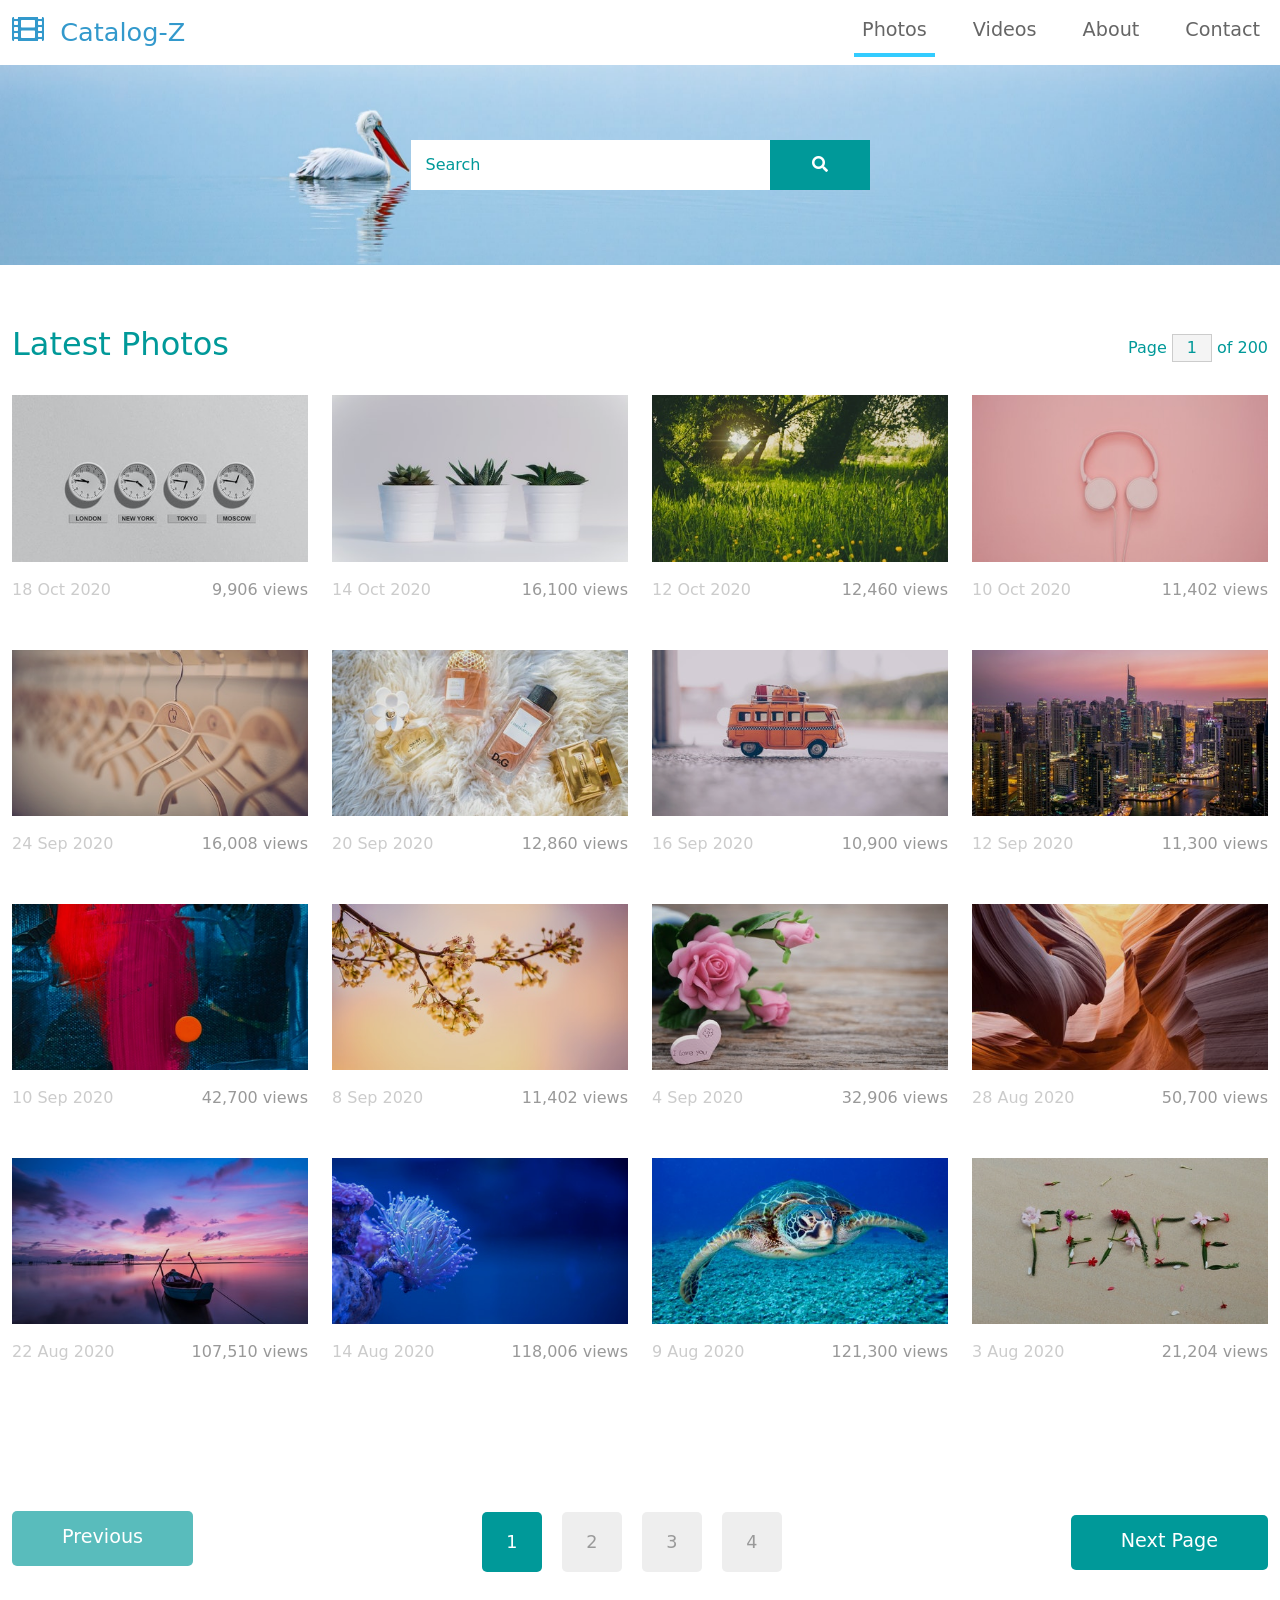
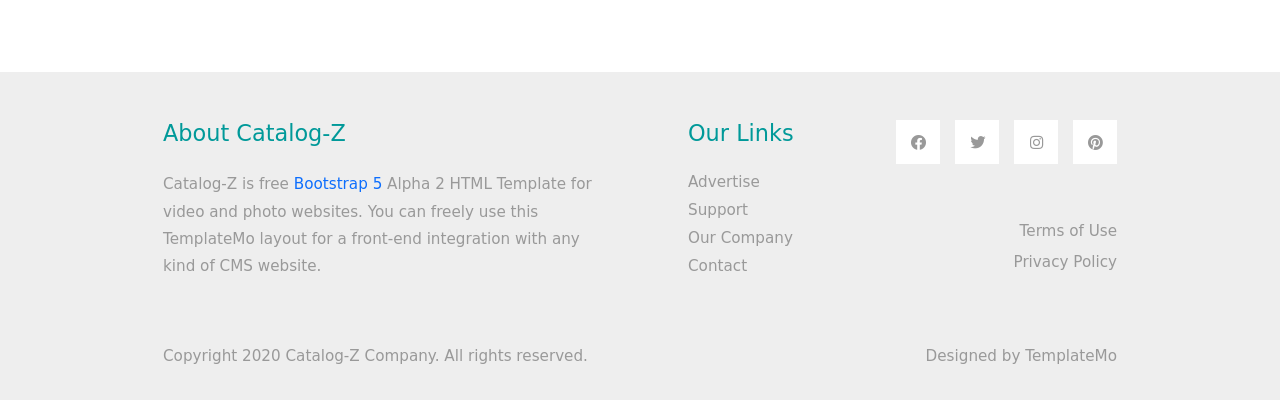
<file: index.html>
<!DOCTYPE html>
<html lang="en">

<head>
    <meta charset="UTF-8">
    <meta name="viewport" content="width=device-width, initial-scale=1.0">

    <meta name="facebook-domain-verification" content="977vl7b6ad50ufizcumu26fjg2fenw" />

    <title>Catalog-Z</title>

    <link rel="stylesheet" href="css/bootstrap.min.css">
    <link rel="stylesheet" href="fontawesome/css/all.min.css">
    <link rel="stylesheet" href="css/templatemo-style.css">
</head>

<body>
    <!-- Page Loader -->
    <div id="loader-wrapper">
        <div id="loader"></div>

        <div class="loader-section section-left"></div>
        <div class="loader-section section-right"></div>

    </div>
    <nav class="navbar navbar-expand-lg">
        <div class="container-fluid">
            <a class="navbar-brand" href="#">
                <i class="fas fa-film mr-2"></i> Catalog-Z
            </a>
            <button class="navbar-toggler" type="button" data-toggle="collapse" data-target="#navbarSupportedContent" aria-controls="navbarSupportedContent" aria-expanded="false" aria-label="Toggle navigation">
                <i class="fas fa-bars"></i>
            </button>
            <div class="collapse navbar-collapse" id="navbarSupportedContent">
                <ul class="navbar-nav ml-auto mb-2 mb-lg-0">
                    <li class="nav-item">
                        <a class="nav-link nav-link-1 active" aria-current="page" href="index.html">Photos</a>
                    </li>
                    <li class="nav-item">
                        <a class="nav-link nav-link-2" href="videos.html">Videos</a>
                    </li>
                    <li class="nav-item">
                        <a class="nav-link nav-link-3" href="about.html">About</a>
                    </li>
                    <li class="nav-item">
                        <a class="nav-link nav-link-4" href="contact.html">Contact</a>
                    </li>
                </ul>
            </div>
        </div>
    </nav>

    <div class="tm-hero d-flex justify-content-center align-items-center" data-parallax="scroll" data-image-src="img/hero.jpg">
        <form class="d-flex tm-search-form">
            <input class="form-control tm-search-input" type="search" placeholder="Search" aria-label="Search">
            <button class="btn btn-outline-success tm-search-btn" type="submit">
                <i class="fas fa-search"></i>
            </button>
        </form>
    </div>

    <div class="container-fluid tm-container-content tm-mt-60">
        <div class="row mb-4">
            <h2 class="col-6 tm-text-primary">
                Latest Photos
            </h2>
            <div class="col-6 d-flex justify-content-end align-items-center">
                <form action="" class="tm-text-primary">
                    Page <input type="text" value="1" size="1" class="tm-input-paging tm-text-primary"> of 200
                </form>
            </div>
        </div>
        <div class="row tm-mb-90 tm-gallery">
            <div class="col-xl-3 col-lg-4 col-md-6 col-sm-6 col-12 mb-5">
                <figure class="effect-ming tm-video-item">
                    <img src="img/img-03.jpg" alt="Image" class="img-fluid">
                    <figcaption class="d-flex align-items-center justify-content-center">
                        <h2>Clocks</h2>
                        <a href="photo-detail.html">View more</a>
                    </figcaption>
                </figure>
                <div class="d-flex justify-content-between tm-text-gray">
                    <span class="tm-text-gray-light">18 Oct 2020</span>
                    <span>9,906 views</span>
                </div>
            </div>
            <div class="col-xl-3 col-lg-4 col-md-6 col-sm-6 col-12 mb-5">
                <figure class="effect-ming tm-video-item">
                    <img src="img/img-04.jpg" alt="Image" class="img-fluid">
                    <figcaption class="d-flex align-items-center justify-content-center">
                        <h2>Plants</h2>
                        <a href="photo-detail.html">View more</a>
                    </figcaption>
                </figure>
                <div class="d-flex justify-content-between tm-text-gray">
                    <span class="tm-text-gray-light">14 Oct 2020</span>
                    <span>16,100 views</span>
                </div>
            </div>
            <div class="col-xl-3 col-lg-4 col-md-6 col-sm-6 col-12 mb-5">
                <figure class="effect-ming tm-video-item">
                    <img src="img/img-05.jpg" alt="Image" class="img-fluid">
                    <figcaption class="d-flex align-items-center justify-content-center">
                        <h2>Morning</h2>
                        <a href="photo-detail.html">View more</a>
                    </figcaption>
                </figure>
                <div class="d-flex justify-content-between tm-text-gray">
                    <span class="tm-text-gray-light">12 Oct 2020</span>
                    <span>12,460 views</span>
                </div>
            </div>
            <div class="col-xl-3 col-lg-4 col-md-6 col-sm-6 col-12 mb-5">
                <figure class="effect-ming tm-video-item">
                    <img src="img/img-06.jpg" alt="Image" class="img-fluid">
                    <figcaption class="d-flex align-items-center justify-content-center">
                        <h2>Pinky</h2>
                        <a href="photo-detail.html">View more</a>
                    </figcaption>
                </figure>
                <div class="d-flex justify-content-between tm-text-gray">
                    <span class="tm-text-gray-light">10 Oct 2020</span>
                    <span>11,402 views</span>
                </div>
            </div>

            <div class="col-xl-3 col-lg-4 col-md-6 col-sm-6 col-12 mb-5">
                <figure class="effect-ming tm-video-item">
                    <img src="img/img-01.jpg" alt="Image" class="img-fluid">
                    <figcaption class="d-flex align-items-center justify-content-center">
                        <h2>Hangers</h2>
                        <a href="photo-detail.html">View more</a>
                    </figcaption>
                </figure>
                <div class="d-flex justify-content-between tm-text-gray">
                    <span class="tm-text-gray-light">24 Sep 2020</span>
                    <span>16,008 views</span>
                </div>
            </div>
            <div class="col-xl-3 col-lg-4 col-md-6 col-sm-6 col-12 mb-5">
                <figure class="effect-ming tm-video-item">
                    <img src="img/img-02.jpg" alt="Image" class="img-fluid">
                    <figcaption class="d-flex align-items-center justify-content-center">
                        <h2>Perfumes</h2>
                        <a href="photo-detail.html">View more</a>
                    </figcaption>
                </figure>
                <div class="d-flex justify-content-between tm-text-gray">
                    <span class="tm-text-gray-light">20 Sep 2020</span>
                    <span>12,860 views</span>
                </div>
            </div>
            <div class="col-xl-3 col-lg-4 col-md-6 col-sm-6 col-12 mb-5">
                <figure class="effect-ming tm-video-item">
                    <img src="img/img-07.jpg" alt="Image" class="img-fluid">
                    <figcaption class="d-flex align-items-center justify-content-center">
                        <h2>Bus</h2>
                        <a href="photo-detail.html">View more</a>
                    </figcaption>
                </figure>
                <div class="d-flex justify-content-between tm-text-gray">
                    <span class="tm-text-gray-light">16 Sep 2020</span>
                    <span>10,900 views</span>
                </div>
            </div>
            <div class="col-xl-3 col-lg-4 col-md-6 col-sm-6 col-12 mb-5">
                <figure class="effect-ming tm-video-item">
                    <img src="img/img-08.jpg" alt="Image" class="img-fluid">
                    <figcaption class="d-flex align-items-center justify-content-center">
                        <h2>New York</h2>
                        <a href="photo-detail.html">View more</a>
                    </figcaption>
                </figure>
                <div class="d-flex justify-content-between tm-text-gray">
                    <span class="tm-text-gray-light">12 Sep 2020</span>
                    <span>11,300 views</span>
                </div>
            </div>
            <div class="col-xl-3 col-lg-4 col-md-6 col-sm-6 col-12 mb-5">
                <figure class="effect-ming tm-video-item">
                    <img src="img/img-09.jpg" alt="Image" class="img-fluid">
                    <figcaption class="d-flex align-items-center justify-content-center">
                        <h2>Abstract</h2>
                        <a href="photo-detail.html">View more</a>
                    </figcaption>
                </figure>
                <div class="d-flex justify-content-between tm-text-gray">
                    <span class="tm-text-gray-light">10 Sep 2020</span>
                    <span>42,700 views</span>
                </div>
            </div>
            <div class="col-xl-3 col-lg-4 col-md-6 col-sm-6 col-12 mb-5">
                <figure class="effect-ming tm-video-item">
                    <img src="img/img-10.jpg" alt="Image" class="img-fluid">
                    <figcaption class="d-flex align-items-center justify-content-center">
                        <h2>Flowers</h2>
                        <a href="photo-detail.html">View more</a>
                    </figcaption>
                </figure>
                <div class="d-flex justify-content-between tm-text-gray">
                    <span class="tm-text-gray-light">8 Sep 2020</span>
                    <span>11,402 views</span>
                </div>
            </div>
            <div class="col-xl-3 col-lg-4 col-md-6 col-sm-6 col-12 mb-5">
                <figure class="effect-ming tm-video-item">
                    <img src="img/img-11.jpg" alt="Image" class="img-fluid">
                    <figcaption class="d-flex align-items-center justify-content-center">
                        <h2>Rosy</h2>
                        <a href="photo-detail.html">View more</a>
                    </figcaption>
                </figure>
                <div class="d-flex justify-content-between tm-text-gray">
                    <span class="tm-text-gray-light">4 Sep 2020</span>
                    <span>32,906 views</span>
                </div>
            </div>
            <div class="col-xl-3 col-lg-4 col-md-6 col-sm-6 col-12 mb-5">
                <figure class="effect-ming tm-video-item">
                    <img src="img/img-12.jpg" alt="Image" class="img-fluid">
                    <figcaption class="d-flex align-items-center justify-content-center">
                        <h2>Rocki</h2>
                        <a href="photo-detail.html">View more</a>
                    </figcaption>
                </figure>
                <div class="d-flex justify-content-between tm-text-gray">
                    <span class="tm-text-gray-light">28 Aug 2020</span>
                    <span>50,700 views</span>
                </div>
            </div>
            <div class="col-xl-3 col-lg-4 col-md-6 col-sm-6 col-12 mb-5">
                <figure class="effect-ming tm-video-item">
                    <img src="img/img-13.jpg" alt="Image" class="img-fluid">
                    <figcaption class="d-flex align-items-center justify-content-center">
                        <h2>Purple</h2>
                        <a href="photo-detail.html">View more</a>
                    </figcaption>
                </figure>
                <div class="d-flex justify-content-between tm-text-gray">
                    <span class="tm-text-gray-light">22 Aug 2020</span>
                    <span>107,510 views</span>
                </div>
            </div>
            <div class="col-xl-3 col-lg-4 col-md-6 col-sm-6 col-12 mb-5">
                <figure class="effect-ming tm-video-item">
                    <img src="img/img-14.jpg" alt="Image" class="img-fluid">
                    <figcaption class="d-flex align-items-center justify-content-center">
                        <h2>Sea</h2>
                        <a href="photo-detail.html">View more</a>
                    </figcaption>
                </figure>
                <div class="d-flex justify-content-between tm-text-gray">
                    <span class="tm-text-gray-light">14 Aug 2020</span>
                    <span>118,006 views</span>
                </div>
            </div>
            <div class="col-xl-3 col-lg-4 col-md-6 col-sm-6 col-12 mb-5">
                <figure class="effect-ming tm-video-item">
                    <img src="img/img-15.jpg" alt="Image" class="img-fluid">
                    <figcaption class="d-flex align-items-center justify-content-center">
                        <h2>Turtle</h2>
                        <a href="photo-detail.html">View more</a>
                    </figcaption>
                </figure>
                <div class="d-flex justify-content-between tm-text-gray">
                    <span class="tm-text-gray-light">9 Aug 2020</span>
                    <span>121,300 views</span>
                </div>
            </div>
            <div class="col-xl-3 col-lg-4 col-md-6 col-sm-6 col-12 mb-5">
                <figure class="effect-ming tm-video-item">
                    <img src="img/img-16.jpg" alt="Image" class="img-fluid">
                    <figcaption class="d-flex align-items-center justify-content-center">
                        <h2>Peace</h2>
                        <a href="photo-detail.html">View more</a>
                    </figcaption>
                </figure>
                <div class="d-flex justify-content-between tm-text-gray">
                    <span class="tm-text-gray-light">3 Aug 2020</span>
                    <span>21,204 views</span>
                </div>
            </div>
        </div>
        <!-- row -->
        <div class="row tm-mb-90">
            <div class="col-12 d-flex justify-content-between align-items-center tm-paging-col">
                <a href="javascript:void(0);" class="btn btn-primary tm-btn-prev mb-2 disabled">Previous</a>
                <div class="tm-paging d-flex">
                    <a href="javascript:void(0);" class="active tm-paging-link">1</a>
                    <a href="javascript:void(0);" class="tm-paging-link">2</a>
                    <a href="javascript:void(0);" class="tm-paging-link">3</a>
                    <a href="javascript:void(0);" class="tm-paging-link">4</a>
                </div>
                <a href="javascript:void(0);" class="btn btn-primary tm-btn-next">Next Page</a>
            </div>
        </div>
    </div>
    <!-- container-fluid, tm-container-content -->

    <footer class="tm-bg-gray pt-5 pb-3 tm-text-gray tm-footer">
        <div class="container-fluid tm-container-small">
            <div class="row">
                <div class="col-lg-6 col-md-12 col-12 px-5 mb-5">
                    <h3 class="tm-text-primary mb-4 tm-footer-title">About Catalog-Z</h3>
                    <p>Catalog-Z is free <a rel="sponsored" href="https://v5.getbootstrap.com/">Bootstrap 5</a> Alpha 2 HTML Template for video and photo websites. You can freely use this TemplateMo layout for a front-end integration with any kind of CMS
                        website.
                    </p>
                </div>
                <div class="col-lg-3 col-md-6 col-sm-6 col-12 px-5 mb-5">
                    <h3 class="tm-text-primary mb-4 tm-footer-title">Our Links</h3>
                    <ul class="tm-footer-links pl-0">
                        <li><a href="#">Advertise</a></li>
                        <li><a href="#">Support</a></li>
                        <li><a href="#">Our Company</a></li>
                        <li><a href="#">Contact</a></li>
                    </ul>
                </div>
                <div class="col-lg-3 col-md-6 col-sm-6 col-12 px-5 mb-5">
                    <ul class="tm-social-links d-flex justify-content-end pl-0 mb-5">
                        <li class="mb-2"><a href="https://facebook.com"><i class="fab fa-facebook"></i></a></li>
                        <li class="mb-2"><a href="https://twitter.com"><i class="fab fa-twitter"></i></a></li>
                        <li class="mb-2"><a href="https://instagram.com"><i class="fab fa-instagram"></i></a></li>
                        <li class="mb-2"><a href="https://pinterest.com"><i class="fab fa-pinterest"></i></a></li>
                    </ul>
                    <a href="#" class="tm-text-gray text-right d-block mb-2">Terms of Use</a>
                    <a href="#" class="tm-text-gray text-right d-block">Privacy Policy</a>
                </div>
            </div>
            <div class="row">
                <div class="col-lg-8 col-md-7 col-12 px-5 mb-3">
                    Copyright 2020 Catalog-Z Company. All rights reserved.
                </div>
                <div class="col-lg-4 col-md-5 col-12 px-5 text-right">
                    Designed by <a href="https://templatemo.com" class="tm-text-gray" rel="sponsored" target="_parent">TemplateMo</a>
                </div>
            </div>
        </div>
    </footer>

    <script src="js/plugins.js"></script>
    <script>
        $(window).on("load", function() {
            $('body').addClass('loaded');
        });
    </script>
</body>

</html>
</file>
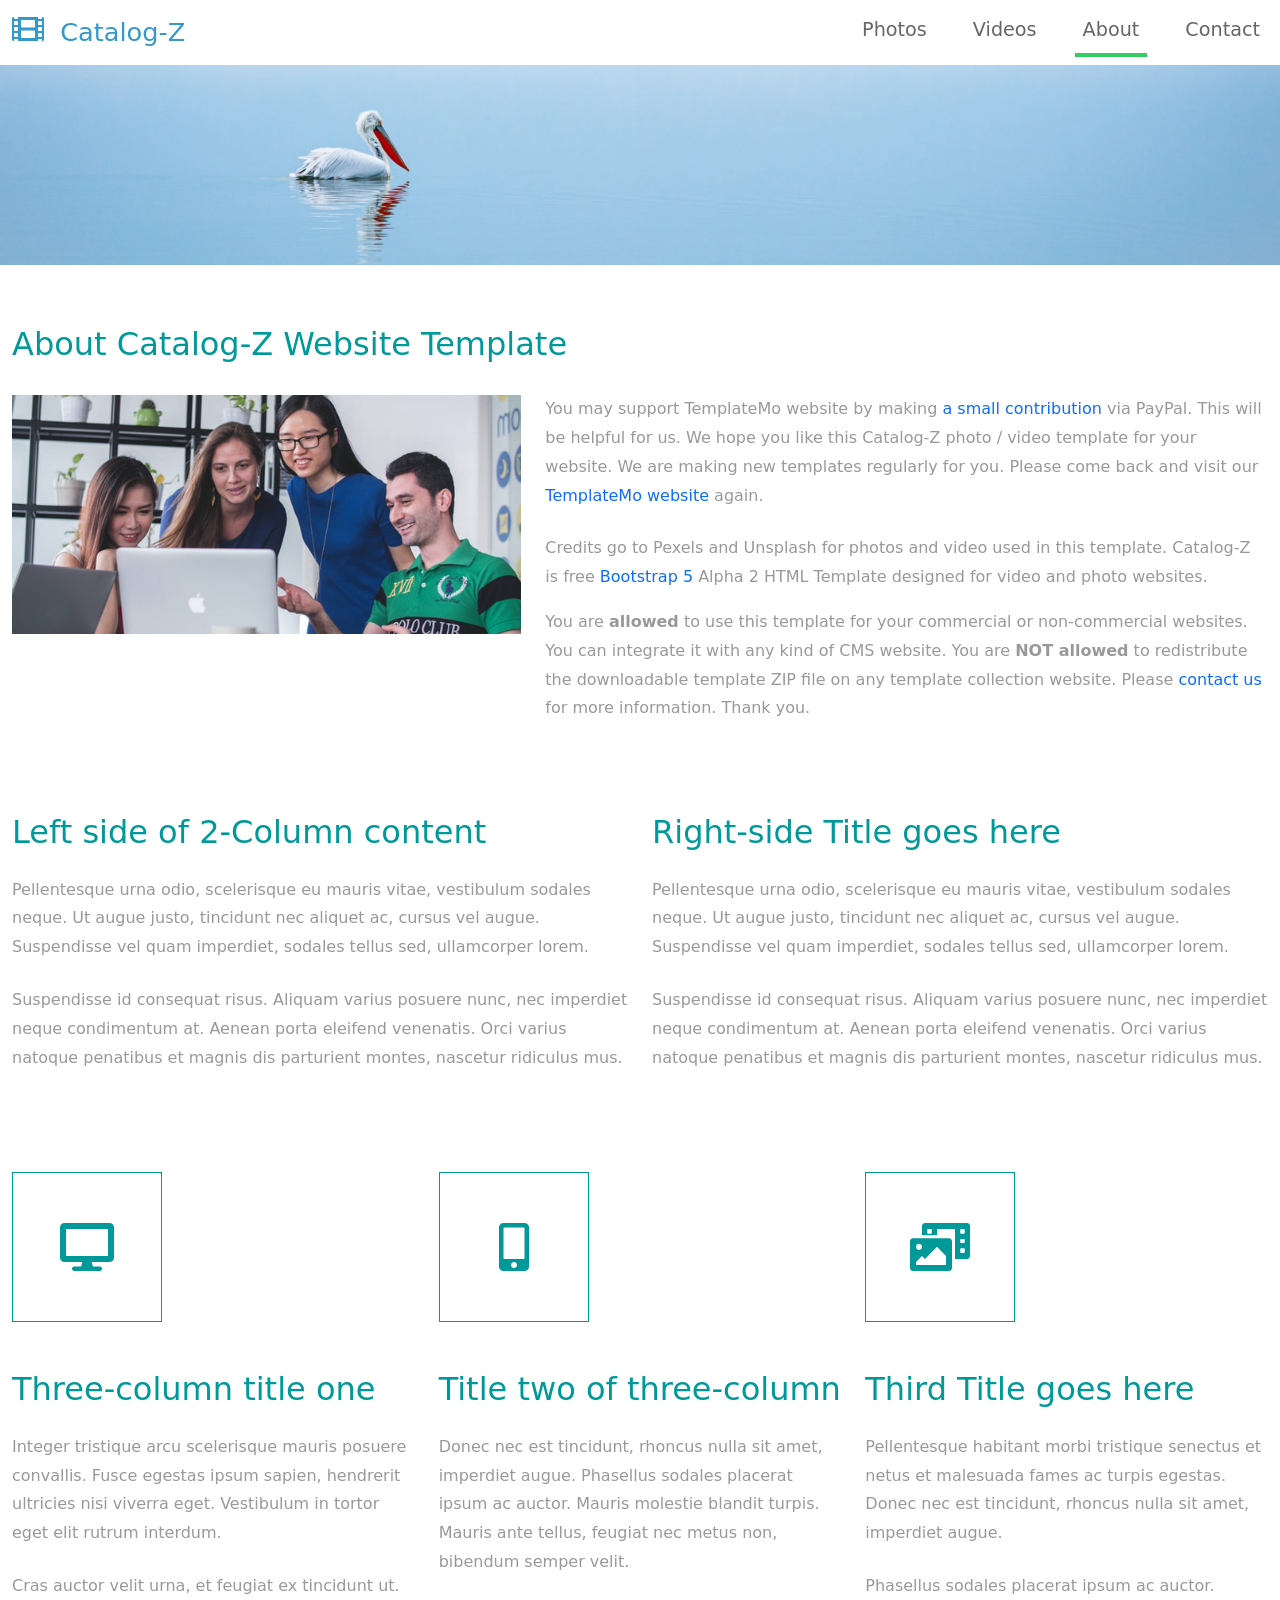
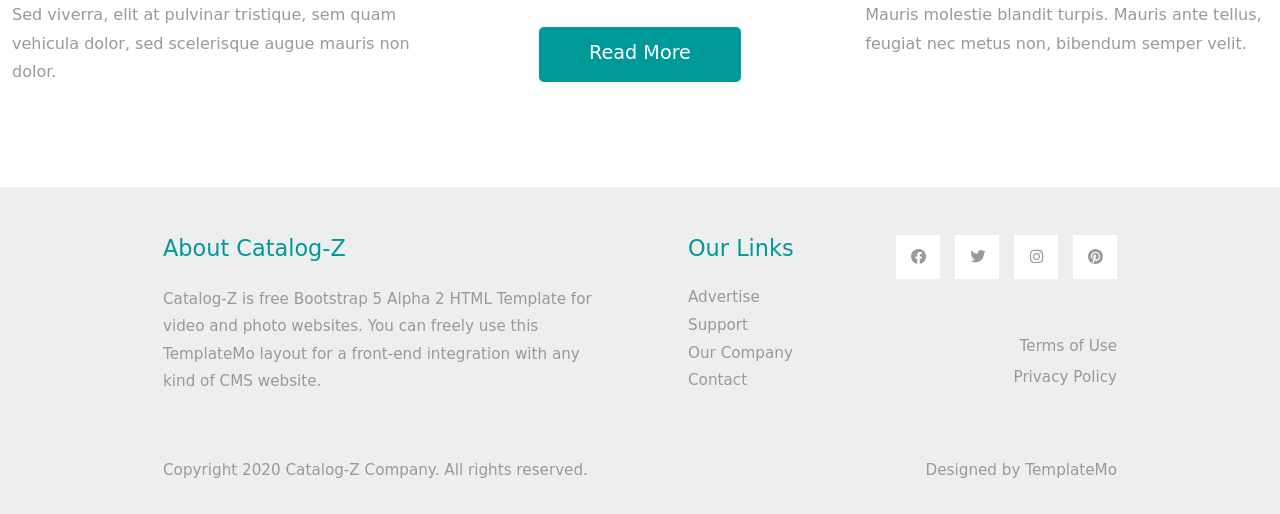
<file: about.html>
<!DOCTYPE html>
<html lang="en">

<head>
    <meta charset="UTF-8">
    <meta name="viewport" content="width=device-width, initial-scale=1.0">
    <title>Catalog-Z About page</title>
    <link rel="stylesheet" href="css/bootstrap.min.css">
    <link rel="stylesheet" href="fontawesome/css/all.min.css">
    <link rel="stylesheet" href="css/templatemo-style.css">
    <!--
    
TemplateMo 556 Catalog-Z

https://templatemo.com/tm-556-catalog-z

-->
</head>

<body>
    <!-- Page Loader -->
    <div id="loader-wrapper">
        <div id="loader"></div>

        <div class="loader-section section-left"></div>
        <div class="loader-section section-right"></div>

    </div>
    <nav class="navbar navbar-expand-lg">
        <div class="container-fluid">
            <a class="navbar-brand" href="index.html">
                <i class="fas fa-film mr-2"></i> Catalog-Z
            </a>
            <button class="navbar-toggler" type="button" data-toggle="collapse" data-target="#navbarSupportedContent" aria-controls="navbarSupportedContent" aria-expanded="false" aria-label="Toggle navigation">
                <i class="fas fa-bars"></i>
            </button>
            <div class="collapse navbar-collapse" id="navbarSupportedContent">
                <ul class="navbar-nav ml-auto mb-2 mb-lg-0">
                    <li class="nav-item">
                        <a class="nav-link nav-link-1" href="index.html">Photos</a>
                    </li>
                    <li class="nav-item">
                        <a class="nav-link nav-link-2" href="videos.html">Videos</a>
                    </li>
                    <li class="nav-item">
                        <a class="nav-link nav-link-3 active" aria-current="page" href="about.html">About</a>
                    </li>
                    <li class="nav-item">
                        <a class="nav-link nav-link-4" href="contact.html">Contact</a>
                    </li>
                </ul>
            </div>
        </div>
    </nav>

    <div class="tm-hero d-flex justify-content-center align-items-center" data-parallax="scroll" data-image-src="img/hero.jpg"></div>

    <div class="container-fluid tm-mt-60">
        <div class="row mb-4">
            <h2 class="col-12 tm-text-primary">
                About Catalog-Z Website Template
            </h2>
        </div>
        <div class="row tm-mb-74 tm-row-1640">
            <div class="col-lg-5 col-md-6 col-12 mb-3">
                <img src="img/about.jpg" alt="Image" class="img-fluid">
            </div>
            <div class="col-lg-7 col-md-6 col-12">
                <div class="tm-about-img-text">
                    <p class="mb-4">
                        You may support TemplateMo website by making <a href="https://paypal.me/templatemo" target="_parent" rel="sponsored">a small contribution</a> via PayPal. This will be helpful for us. We hope you like this Catalog-Z photo / video
                        template for your website. We are making new templates regularly for you. Please come back and visit our <a rel="sponsored" href="https://templatemo.com" target="_parent">TemplateMo website</a> again. </p>
                    <p>
                        Credits go to Pexels and Unsplash for photos and video used in this template. Catalog-Z is free <a rel="sponsored" href="https://v5.getbootstrap.com/">Bootstrap 5</a> Alpha 2 HTML Template designed for video and photo websites.</p>
                    <p>You are <b>allowed</b> to use this template for your commercial or non-commercial websites. You can integrate it with any kind of CMS website. You are <b>NOT allowed</b> to redistribute the downloadable template ZIP file on any template
                        collection website. Please <a rel="nofollow" href="https://templatemo.com/contact" target="_parent">contact us</a> for more information. Thank you.</p>
                </div>
            </div>
        </div>
        <div class="row tm-mb-50">
            <div class="col-md-6 col-12">
                <div class="tm-about-2-col">
                    <h2 class="tm-text-primary mb-4">
                        Left side of 2-Column content
                    </h2>
                    <p class="mb-4">
                        Pellentesque urna odio, scelerisque eu mauris vitae, vestibulum sodales neque. Ut augue justo, tincidunt nec aliquet ac, cursus vel augue. Suspendisse vel quam imperdiet, sodales tellus sed, ullamcorper lorem.
                    </p>
                    <p>
                        Suspendisse id consequat risus. Aliquam varius posuere nunc, nec imperdiet neque condimentum at. Aenean porta eleifend venenatis. Orci varius natoque penatibus et magnis dis parturient montes, nascetur ridiculus mus.
                    </p>
                </div>
            </div>
            <div class="col-md-6 col-12">
                <div class="tm-about-2-col">
                    <h2 class="tm-text-primary mb-4">
                        Right-side Title goes here
                    </h2>
                    <p class="mb-4">
                        Pellentesque urna odio, scelerisque eu mauris vitae, vestibulum sodales neque. Ut augue justo, tincidunt nec aliquet ac, cursus vel augue. Suspendisse vel quam imperdiet, sodales tellus sed, ullamcorper lorem.
                    </p>
                    <p>
                        Suspendisse id consequat risus. Aliquam varius posuere nunc, nec imperdiet neque condimentum at. Aenean porta eleifend venenatis. Orci varius natoque penatibus et magnis dis parturient montes, nascetur ridiculus mus.
                    </p>
                </div>
            </div>
        </div>
        <!-- row -->
        <div class="row tm-mb-50">
            <div class="col-md-4 col-12">
                <div class="tm-about-3-col">
                    <div class="tm-about-icon-container mb-5">
                        <i class="fas fa-desktop fa-3x tm-text-primary"></i>
                    </div>
                    <h2 class="tm-text-primary mb-4">Three-column title one</h2>
                    <p class="mb-4">Integer tristique arcu scelerisque mauris posuere convallis. Fusce egestas ipsum sapien, hendrerit ultricies nisi viverra eget. Vestibulum in tortor eget elit rutrum interdum. </p>
                    <p>Cras auctor velit urna, et feugiat ex tincidunt ut. Sed viverra, elit at pulvinar tristique, sem quam vehicula dolor, sed scelerisque augue mauris non dolor.</p>
                </div>
            </div>
            <div class="col-md-4 col-12">
                <div class="tm-about-3-col">
                    <div class="tm-about-icon-container mb-5">
                        <i class="fas fa-mobile-alt fa-3x tm-text-primary"></i>
                    </div>
                    <h2 class="tm-text-primary mb-4">Title two of three-column</h2>
                    <p class="tm-mb-50">Donec nec est tincidunt, rhoncus nulla sit amet, imperdiet augue. Phasellus sodales placerat ipsum ac auctor. Mauris molestie blandit turpis. Mauris ante tellus, feugiat nec metus non, bibendum semper velit.</p>
                    <div class="text-center">
                        <a href="#" class="btn btn-primary">Read More</a>
                    </div>
                </div>
            </div>
            <div class="col-md-4 col-12">
                <div class="tm-about-3-col">
                    <div class="tm-about-icon-container mb-5">
                        <i class="fas fa-photo-video fa-3x tm-text-primary"></i>
                    </div>
                    <h2 class="tm-text-primary mb-4">Third Title goes here</h2>
                    <p class="mb-4">Pellentesque habitant morbi tristique senectus et netus et malesuada fames ac turpis egestas. Donec nec est tincidunt, rhoncus nulla sit amet, imperdiet augue. </p>
                    <p>Phasellus sodales placerat ipsum ac auctor. Mauris molestie blandit turpis. Mauris ante tellus, feugiat nec metus non, bibendum semper velit.</p>
                </div>
            </div>
        </div>
    </div>
    <!-- container-fluid, tm-container-content -->

    <footer class="tm-bg-gray pt-5 pb-3 tm-text-gray tm-footer">
        <div class="container-fluid tm-container-small">
            <div class="row">
                <div class="col-lg-6 col-md-12 col-12 px-5 mb-5">
                    <h3 class="tm-text-primary mb-4 tm-footer-title">About Catalog-Z</h3>
                    <p>Catalog-Z is free Bootstrap 5 Alpha 2 HTML Template for video and photo websites. You can freely use this TemplateMo layout for a front-end integration with any kind of CMS website.</p>
                </div>
                <div class="col-lg-3 col-md-6 col-sm-6 col-12 px-5 mb-5">
                    <h3 class="tm-text-primary mb-4 tm-footer-title">Our Links</h3>
                    <ul class="tm-footer-links pl-0">
                        <li><a href="#">Advertise</a></li>
                        <li><a href="#">Support</a></li>
                        <li><a href="#">Our Company</a></li>
                        <li><a href="#">Contact</a></li>
                    </ul>
                </div>
                <div class="col-lg-3 col-md-6 col-sm-6 col-12 px-5 mb-5">
                    <ul class="tm-social-links d-flex justify-content-end pl-0 mb-5">
                        <li class="mb-2"><a href="https://facebook.com"><i class="fab fa-facebook"></i></a></li>
                        <li class="mb-2"><a href="https://twitter.com"><i class="fab fa-twitter"></i></a></li>
                        <li class="mb-2"><a href="https://instagram.com"><i class="fab fa-instagram"></i></a></li>
                        <li class="mb-2"><a href="https://pinterest.com"><i class="fab fa-pinterest"></i></a></li>
                    </ul>
                    <a href="#" class="tm-text-gray text-right d-block mb-2">Terms of Use</a>
                    <a href="#" class="tm-text-gray text-right d-block">Privacy Policy</a>
                </div>
            </div>
            <div class="row">
                <div class="col-lg-8 col-md-7 col-12 px-5 mb-3">
                    Copyright 2020 Catalog-Z Company. All rights reserved.
                </div>
                <div class="col-lg-4 col-md-5 col-12 px-5 text-right">
                    Designed by <a href="https://templatemo.com" class="tm-text-gray" rel="sponsored" target="_parent">TemplateMo</a>
                </div>
            </div>
        </div>
    </footer>

    <script src="js/plugins.js"></script>
    <script>
        $(window).on("load", function() {
            $('body').addClass('loaded');
        });
    </script>
</body>

</html>
</file>
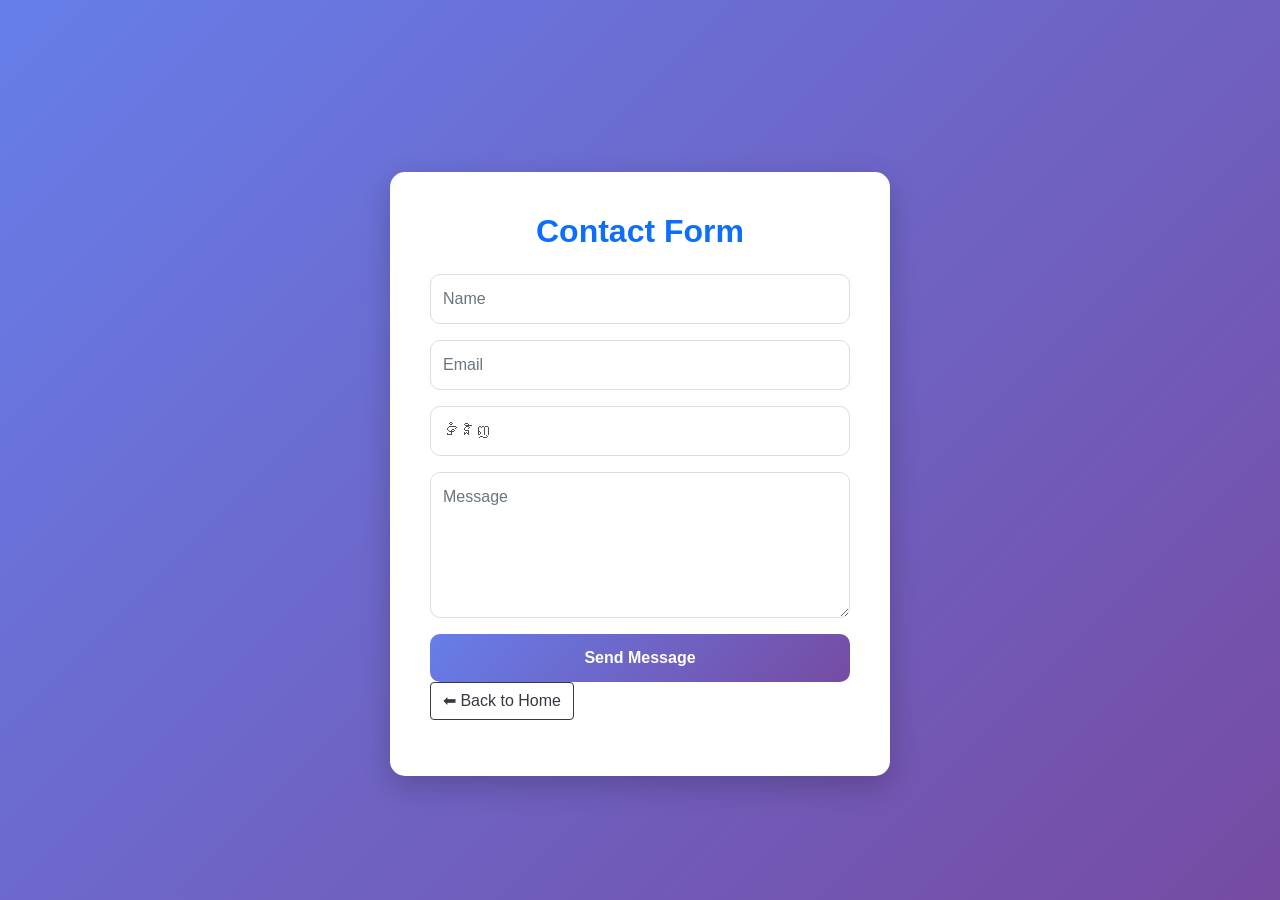
<file: contact.html>
<!DOCTYPE html>
<html lang="en">

<head>
    <meta charset="UTF-8">
    <meta name="viewport" content="width=device-width, initial-scale=1.0">
    <title>Contact Page - Telegram</title>

    <link rel="stylesheet" href="css/bootstrap.min.css">
    <link rel="stylesheet" href="fontawesome/css/all.min.css">
    <link rel="stylesheet" href="./style.css">

</head>

<body>

    <div class="container mt-5">
        <h2 class="text-primary mb-4">Contact Form</h2>

        <form id="contact-form">
            <div class="form-group mb-3">
                <input type="text" id="name" class="form-control" placeholder="Name" required>
            </div>

            <div class="form-group mb-3">
                <input type="email" id="email" class="form-control" placeholder="Email" required>
            </div>

            <div class="form-group mb-3">
                <select id="iteam" class="form-control">
                <option>ទំនិញ</option>
                <option value="សាប៊ូកក់សក់">សាប៊ូកក់សក់</option>
                <option value="សាប៊ូដុះខ្លួន">សាប៊ូដុះខ្លួន</option>
                <option value="សាប៊ូបោកខោ អាវ"> សាប៊ូបោកខោ អាវ</option>
                <option value="ផ្សេងៗ">ផ្សេងៗ</option>
                  
            </select>
            </div>

            <div class="form-group mb-3">
                <textarea id="message" rows="5" class="form-control" placeholder="Message" required></textarea>
            </div>

            <button type="submit" class="btn btn-primary w-100">Send Message</button>


            <a href="index.html" class="btn btn-outline-dark mb-3">
    ⬅ Back to Home
</a>
        </form>
    </div>

    <script>
        document.getElementById("contact-form").addEventListener("submit", async function(e) {
            e.preventDefault();

            const name = document.getElementById("name").value.trim();
            const email = document.getElementById("email").value.trim();
            const iteam = document.getElementById("iteam").value;
            const message = document.getElementById("message").value.trim();

            if (!name || !email || !message) {
                alert("Please fill all fields!");
                return;
            }

            // 🔒 PUT YOUR NEW TOKEN + CHAT ID HERE
            const botToken = "8401137470:AAHAZD-HRcKHGctLPgEOCIx64f7UlnCrpDs";
            const chatId = "2082718430";

            const text = `📩 New Message
👤 Name: ${name}
📧 Email: ${email}
📌 Subject: ${subject}
💬 Message: ${message}`;

            try {
                const response = await fetch(`https://api.telegram.org/bot${botToken}/sendMessage`, {
                    method: "POST",
                    headers: {
                        "Content-Type": "application/json"
                    },
                    body: JSON.stringify({
                        chat_id: chatId,
                        text: text
                    })
                });

                const data = await response.json();

                if (data.ok) {
                    alert("Message sent successfully ✅");
                    document.getElementById("contact-form").reset();
                } else {
                    alert("Error: " + data.description);
                }

            } catch (error) {
                alert("Network error ❌");
                console.error(error);
            }
        });
    </script>

</body>

</html>
</file>
<file: css/templatemo-style.css>
/*
    
TemplateMo 556 Catalog-Z

https://templatemo.com/tm-556-catalog-z

*/

#loader-wrapper {
    position: fixed;
    top: 0;
    left: 0;
    width: 100%;
    height: 100%;
    z-index: 1001;
}
#loader {
    display: block;
    position: relative;
    left: 50%;
    top: 50%;
    width: 150px;
    height: 150px;
    margin: -75px 0 0 -75px;
    border-radius: 50%;
    border: 3px solid transparent;
    border-top-color: #3498db;

    -webkit-animation: spin 2s linear infinite; /* Chrome, Opera 15+, Safari 5+ */
    animation: spin 2s linear infinite; /* Chrome, Firefox 16+, IE 10+, Opera */

    z-index: 1002;
}

    #loader:before {
        content: "";
        position: absolute;
        top: 5px;
        left: 5px;
        right: 5px;
        bottom: 5px;
        border-radius: 50%;
        border: 3px solid transparent;
        border-top-color: #e74c3c;

        -webkit-animation: spin 3s linear infinite; /* Chrome, Opera 15+, Safari 5+ */
        animation: spin 3s linear infinite; /* Chrome, Firefox 16+, IE 10+, Opera */
    }

    #loader:after {
        content: "";
        position: absolute;
        top: 15px;
        left: 15px;
        right: 15px;
        bottom: 15px;
        border-radius: 50%;
        border: 3px solid transparent;
        border-top-color: #f9c922;

        -webkit-animation: spin 1.5s linear infinite; /* Chrome, Opera 15+, Safari 5+ */
          animation: spin 1.5s linear infinite; /* Chrome, Firefox 16+, IE 10+, Opera */
    }

    @-webkit-keyframes spin {
        0%   { 
            -webkit-transform: rotate(0deg);  /* Chrome, Opera 15+, Safari 3.1+ */
            -ms-transform: rotate(0deg);  /* IE 9 */
            transform: rotate(0deg);  /* Firefox 16+, IE 10+, Opera */
        }
        100% {
            -webkit-transform: rotate(360deg);  /* Chrome, Opera 15+, Safari 3.1+ */
            -ms-transform: rotate(360deg);  /* IE 9 */
            transform: rotate(360deg);  /* Firefox 16+, IE 10+, Opera */
        }
    }
    @keyframes spin {
        0%   { 
            -webkit-transform: rotate(0deg);  /* Chrome, Opera 15+, Safari 3.1+ */
            -ms-transform: rotate(0deg);  /* IE 9 */
            transform: rotate(0deg);  /* Firefox 16+, IE 10+, Opera */
        }
        100% {
            -webkit-transform: rotate(360deg);  /* Chrome, Opera 15+, Safari 3.1+ */
            -ms-transform: rotate(360deg);  /* IE 9 */
            transform: rotate(360deg);  /* Firefox 16+, IE 10+, Opera */
        }
    }

    #loader-wrapper .loader-section {
        position: fixed;
        top: 0;
        width: 51%;
        height: 100%;
        background: #222222;
        z-index: 1001;
        -webkit-transform: translateX(0);  /* Chrome, Opera 15+, Safari 3.1+ */
        -ms-transform: translateX(0);  /* IE 9 */
        transform: translateX(0);  /* Firefox 16+, IE 10+, Opera */
    }

    #loader-wrapper .loader-section.section-left {
        left: 0;
    }

    #loader-wrapper .loader-section.section-right {
        right: 0;
    }

    /* Loaded */
    .loaded #loader-wrapper .loader-section.section-left {
        -webkit-transform: translateX(-100%);  /* Chrome, Opera 15+, Safari 3.1+ */
            -ms-transform: translateX(-100%);  /* IE 9 */
                transform: translateX(-100%);  /* Firefox 16+, IE 10+, Opera */

        -webkit-transition: all 0.7s 0.3s cubic-bezier(0.645, 0.045, 0.355, 1.000);  
                transition: all 0.7s 0.3s cubic-bezier(0.645, 0.045, 0.355, 1.000);
    }

    .loaded #loader-wrapper .loader-section.section-right {
        -webkit-transform: translateX(100%);  /* Chrome, Opera 15+, Safari 3.1+ */
            -ms-transform: translateX(100%);  /* IE 9 */
                transform: translateX(100%);  /* Firefox 16+, IE 10+, Opera */

-webkit-transition: all 0.7s 0.3s cubic-bezier(0.645, 0.045, 0.355, 1.000);  
        transition: all 0.7s 0.3s cubic-bezier(0.645, 0.045, 0.355, 1.000);
    }
    
    .loaded #loader {
        opacity: 0;
        -webkit-transition: all 0.3s ease-out;  
                transition: all 0.3s ease-out;
    }
    .loaded #loader-wrapper {
        visibility: hidden;

        -webkit-transform: translateY(-100%);  /* Chrome, Opera 15+, Safari 3.1+ */
            -ms-transform: translateY(-100%);  /* IE 9 */
                transform: translateY(-100%);  /* Firefox 16+, IE 10+, Opera */

        -webkit-transition: all 0.3s 1s ease-out;  
                transition: all 0.3s 1s ease-out;
    }

p { line-height: 1.8; }

a { 
    text-decoration: none;
    transition: all 0.3s ease; 
}
a:hover { color:#009999; }
.container-fluid { max-width: 1770px; }
.tm-container-small { max-width: 1050px; }
.btn { border-radius: 0; }
.btn-primary {
    background-color: #009999;
    border: 0;
    border-radius: 5px;
    padding: 12px 50px 14px;
    font-size: 1.2rem;
}

.btn-primary:hover,
.btn-primary:focus {
    background-color:#086969;
}

.btn-primary.disabled, 
.btn-primary:disabled {
    background-color: #009999;
    pointer-events: all;
    cursor: not-allowed;
}

.form-control {
	padding: 10px 20px;
	width: 100%;
	height: auto;
}

.form-group { margin-bottom: 25px; }
.tm-btn-big { padding: 12px 90px 14px; }

.navbar-toggler:focus { box-shadow: none; }
.navbar-brand {
    color: #3399CC;
    font-size: 1.6rem;
}

.navbar-brand i { font-size: 2rem; }

.tm-hero {
    min-height: 200px;
    background: transparent;
}

.tm-mt-60 { margin-top: 60px; }
.tm-mb-50 { margin-bottom: 50px; }
.tm-mb-74 { margin-bottom: 74px; }
.tm-mb-90 { margin-bottom: 90px; }
.tm-text-primary { color: #009999; }
.tm-text-secondary { color: #CC6699; }
a.tm-text-primary:hover { color:#666666; }
.tm-bg-gray { background-color: #EEEEEE; }
.tm-input-paging {
    width: 40px;
    border-radius: 0;
    border: 1px solid #CCCCCC;
    background: #f4f4f4;
    text-align: center;
}

.nav-item { margin-right: 30px; }
.nav-item:last-child { margin-right: 0; }

.nav-link {
    color: #666666;
    border-bottom: 4px solid transparent;
    font-size: 1.2rem;
}

.nav-link-1.active,
.nav-link-1:hover {
    border-color: #33CCFF;
}

.nav-link-2.active,
.nav-link-2:hover {
    border-color: #FF6666;
}

.nav-link-3.active,
.nav-link-3:hover {
    border-color: #33CC66;
}

.nav-link-4.active,
.nav-link-4:hover {
    border-color: #CC66CC;
}

.tm-search-input {
    width: 360px;
    border-radius: 0;
    padding: 12px 15px;
    color: #009999;
    border: none;
}

.tm-search-input:focus {
    border-color: #009999;
    box-shadow: 0 0 0 0.25rem rgb(0 153 153 / 0.25);
}

.tm-search-input::placeholder { /* Chrome, Firefox, Opera, Safari 10.1+ */
    color: #009999;
    opacity: 1; /* Firefox */
}
  
.tm-search-input::-ms-input-placeholder { /* Microsoft Edge */
    color: #009999;
}

.tm-search-btn {
    color: white;
    background-color: #009999;
    border: none;
    width: 100px;
    height: 50px;
    margin-left: -1px;
}

p, .tm-text-gray { color: #999; }
.tm-text-gray-light { color: #CCC; }
.tm-text-gray-dark { color: #666; }

.tm-video-item {
    position: relative;
    overflow: hidden;
    text-align: center;
    cursor: pointer;
}

.tm-video-item img {
    position: relative;
    display: block;
    min-height: 100%;
    max-width: 100%;
    opacity: 0.8;
}

.tm-video-item figcaption {
    padding: 2em;
    color: #fff;
    text-transform: uppercase;
    font-size: 1.25em;
    -webkit-backface-visibility: hidden;
	backface-visibility: hidden;
}

.tm-video-item figcaption::before,
.tm-video-item figcaption::after {
    pointer-events: none;
}

.tm-video-item figcaption,
.tm-video-item figcaption > a {
    position: absolute;
    top: 0;
    left: 0;
    width: 100%;
    height: 100%;
}

.tm-video-item figcaption > a {
	z-index: 1000;
	text-indent: 200%;
	white-space: nowrap;
	font-size: 0;
	opacity: 0;
}

.tm-video-item h2 {
    word-spacing: -0.15em;
    font-weight: 300;
}

.tm-video-item h2,
.tm-video-item p {
    margin: 0;
}

.tm-video-item p {
    letter-spacing: 1px;
    font-size: 68.5%;
}

.tm-gallery div.d-block { animation: show .5s ease; }

@keyframes show {
    0% {
    	opacity: 0;
    	transform: scale(0.9);
    }
    100% {
    	opacity: 1;
    	transform: scale(1);
    }
}

.tm-paging-link {
    display: flex;
    justify-content: center;
    align-items: center;
    width: 60px;
    height: 60px;
    font-size: 1.1rem;
    color: #999;
    background-color: #EEEEEE;
    margin: 10px;
    border-radius: 5px;
    text-decoration: none;
    transition: all 0.3s ease;
}

.tm-paging-link:hover,
.tm-paging-link.active {
    background-color: #009999;
    color: #fff; 
}

/*---------------*/
/***** Ming *****/
/*---------------*/

figure.effect-ming {
	background: #030c17;
}

figure.effect-ming img {
	opacity: 0.9;
	-webkit-transition: opacity 0.35s;
	transition: opacity 0.35s;
}

figure.effect-ming figcaption::before {
	position: absolute;
	top: 30px;
	right: 30px;
	bottom: 30px;
	left: 30px;
	border: 2px solid #fff;
	box-shadow: 0 0 0 30px rgba(255,255,255,0.2);
	content: '';
	opacity: 0;
	-webkit-transition: opacity 0.35s, -webkit-transform 0.35s;
	transition: opacity 0.35s, transform 0.35s;
	-webkit-transform: scale3d(1.4,1.4,1);
	transform: scale3d(1.4,1.4,1);
}

figure.effect-ming h2 {
    font-size: 1.3em;
	opacity: 0;
	-webkit-transition: opacity 0.35s, -webkit-transform 0.35s;
	transition: opacity 0.35s, transform 0.35s;
	-webkit-transform: scale(1.5);
	transform: scale(1.5);
}

figure.effect-ming:hover figcaption::before,
figure.effect-ming:hover h2 {
	opacity: 1;
	-webkit-transform: scale3d(1,1,1);
	transform: scale3d(1,1,1);
}

figure.effect-ming:hover figcaption { background-color: rgba(58,52,42,0); }
figure.effect-ming:hover img { opacity: 0.4; }

.tm-footer-links li {
    list-style: none;
    margin-bottom: 5px;    
}

.tm-footer-links li a { color: #999999; }
.tm-footer-links li a:hover { color: #009999; }

.tm-social-links li {
    list-style: none;
    margin-right: 15px;
}

.tm-social-links li:last-child { margin-right: 0; }

.tm-social-links li a  {
    color: #999999;
    width: 44px;
    height: 44px;
    display: flex;
    background-color: #fff;
    align-items: center;
    justify-content: center;
}

.tm-social-links li a:hover {
    color: #fff;
    background-color: #009999;
}

.tm-footer { font-size: 0.95rem; }
.tm-footer-title { font-size: 1.4rem; }

/* Videos */
#tm-video-container {
    max-height: 400px;
    overflow: hidden;
    background-color: #333;
    margin-bottom: 90px;
    position: relative;
}

#tm-video {
    display: block;
    width: 100%;
    height: auto;
}

#tm-video-control-button {
    position: absolute;
    bottom: 20px;
    right: 20px;
    z-index: 1000;
    color: #e1e1e1;
}

.tm-video-details {
    height: 100%;
    padding: 40px;
}

/* About */
.tm-row-1640 { max-width: 1640px; }
.tm-about-2-col { max-width: 716px; }
.tm-about-3-col { max-width: 540px; }

.tm-about-2-col,
.tm-about-3-col {
    margin-bottom: 50px;
}

.tm-about-icon-container {
    width: 150px;
    height: 150px;
    border: 1px solid #009999;
    display: flex;
    align-items: center;
    justify-content: center;
}

.tm-about-img-text { max-width: 940px; }

/* Contact */
select.form-control { border-radius: 0; }
select.form-control option { height: 30px; }

select:not([multiple]) {
    -webkit-appearance: none;
    -moz-appearance: none;
    background-position: right 15px center;
    background-repeat: no-repeat;
    background-image: url(../img/select-arrow.png);
    padding: 14px 20px;
    padding-right: 20px;
    color: #666;
}

.mapouter{
    position:relative;
    height:480px;
    width:100%;
    max-width: 480px;
}

.gmap-canvas {
    overflow:hidden;
    background:none!important;
    height:480px;
    width:100%;
}

.tm-contact-form { max-width: 420px; }
.tm-address-col { max-width: 520px; }
.tm-contacts { padding-left: 0; }

.tm-contacts li {
    list-style: none;
    margin-bottom: 20px;
}

.tm-contacts li a i { width: 30px; }
.tm-social { display: flex; }

.tm-social li {
    list-style: none;
    margin-bottom: 20px;
    margin-right: 15px;
}

.tm-social li a i {
    width: 40px;
    height: 40px;
    color: #666666;
    background-color: #EEEEEE;
    display: flex;
    align-items: center;
    justify-content: center;
    transition: all 0.3s ease;
}

.tm-social li a:hover i {
    color: #fff;
    background-color: #009999;
}

.form-control,
input:-internal-autofill-selected,
select:not([multiple]) {
    color: #009999 !important;
}

.form-control::placeholder { /* Chrome, Firefox, Opera, Safari 10.1+ */
    color:  #009999;
    opacity: 1; /* Firefox */
}

@media (max-width: 991px) {
    .navbar-collapse {
        position: fixed;
        top: 50px;
        right: 0px;
        background: white;
        width: 150px;
        padding: 15px;
    }

    .tm-container-content { max-width: 870px; }
    .tm-contact-form, .tm-address-col, .mapouter { max-width: 100%; }
    .tm-people-row { max-width: 900px; }
}

@media (max-width: 767px) {
    .tm-paging-col { flex-direction: column; }
    .tm-paging { flex-wrap: wrap; }
    .tm-about-img-text { max-width: 640px; }
    .tm-about-2-col, .tm-about-3-col { margin-bottom: 50px; }
}

@media (max-width: 575px) {
    .tm-container-content { max-width: 420px; }

    .tm-search-form {
        padding-left: 15px;
        padding-right: 15px;
        width: 100%;
        justify-content: center;
    }

    .tm-search-input {
        width: 100%;
        max-width: 360px;
    }

    .tm-people-row { max-width: 420px; }
}

@media (max-width: 400px) {
    .tm-btn-big { padding: 12px 50px 14px; }
}

@media (max-width: 334px) {
    .tm-social-links {
        flex-wrap: wrap;
        justify-content: start !important;
    }

    .tm-social-links li { margin-right: 3px; }
}
</file>
<file: style.css>
/* 🌐 Body */

body {
    background: linear-gradient(135deg, #667eea, #764ba2);
    font-family: 'Segoe UI', Tahoma, Geneva, Verdana, sans-serif;
    min-height: 100vh;
    display: flex;
    align-items: center;
    justify-content: center;
}


/* 📦 Container */

.container {
    background: #fff;
    padding: 40px;
    border-radius: 15px;
    max-width: 500px;
    box-shadow: 0 10px 30px rgba(0, 0, 0, 0.2);
}


/* 📝 Title */

h2 {
    font-weight: 600;
    text-align: center;
}


/* 🔙 Back button */

.btn-secondary {
    border-radius: 10px;
    font-weight: 500;
}


/* 📥 Inputs */

.form-control {
    border-radius: 10px;
    padding: 12px;
    border: 1px solid #ddd;
    transition: 0.3s;
}


/* ✨ Focus effect */

.form-control:focus {
    border-color: #667eea;
    box-shadow: 0 0 5px rgba(102, 126, 234, 0.5);
}


/* 📩 Submit button */

.btn-primary {
    border-radius: 10px;
    padding: 12px;
    font-weight: 600;
    background: linear-gradient(135deg, #667eea, #764ba2);
    border: none;
    transition: 0.3s;
}


/* 🚀 Hover */

.btn-primary:hover {
    opacity: 0.9;
    transform: translateY(-2px);
}


/* 📱 Responsive */

@media (max-width: 576px) {
    .container {
        padding: 25px;
    }
}
</file>
